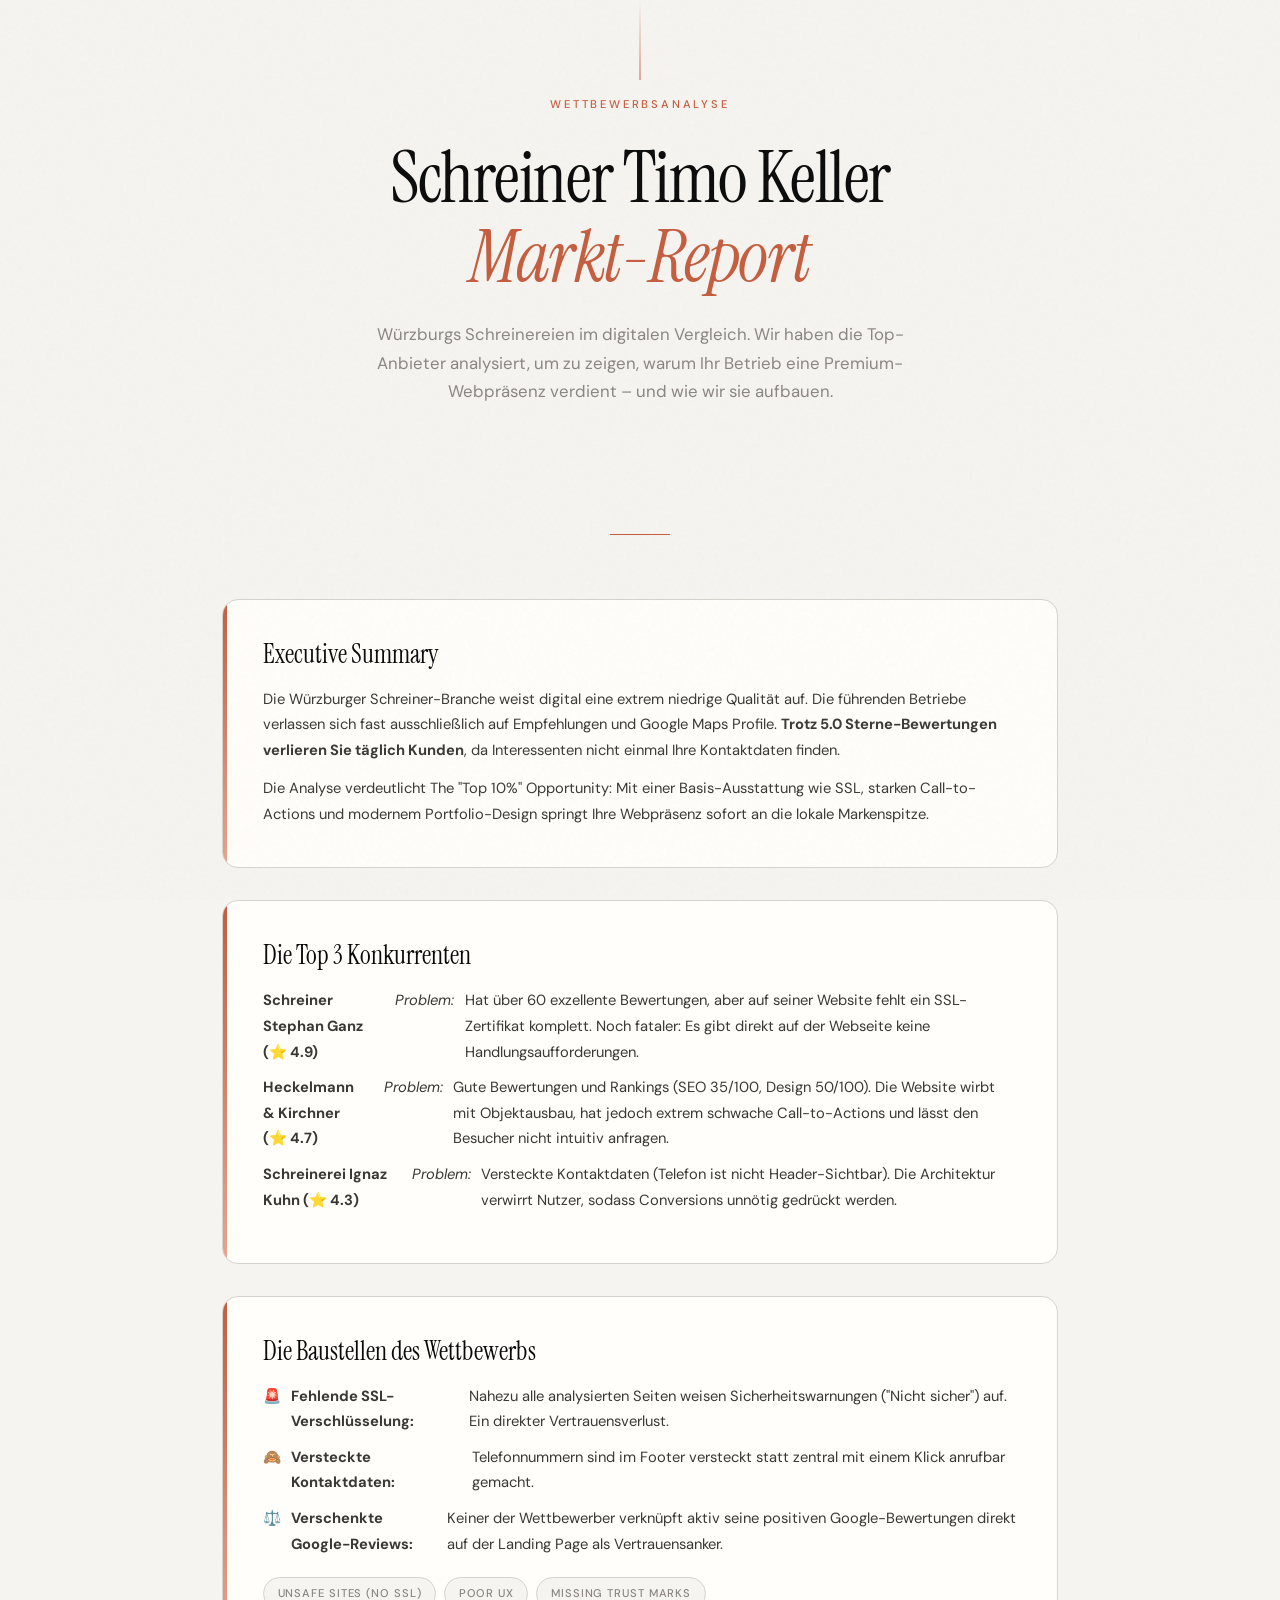
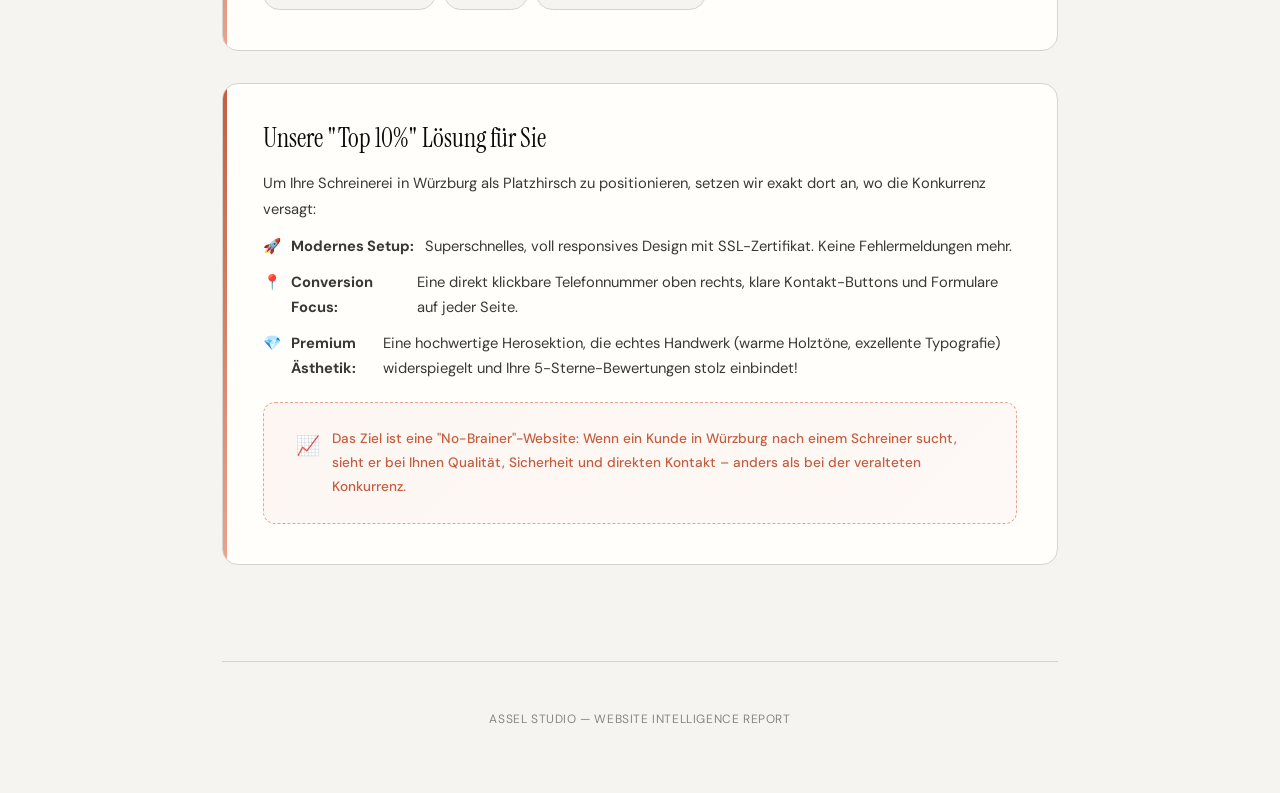
<file: competitive-analysis.html>
<!DOCTYPE html>
<html lang="de">
<head>
    <meta charset="UTF-8">
    <meta name="viewport" content="width=device-width, initial-scale=1.0">
    <title>Wettbewerbsanalyse — Schreiner Timo Keller</title>
    <link rel="preconnect" href="https://fonts.googleapis.com">
    <link rel="preconnect" href="https://fonts.gstatic.com" crossorigin>
    <link href="https://fonts.googleapis.com/css2?family=Instrument+Serif:ital@0;1&family=DM+Sans:ital,opsz,wght@0,9..40,300;0,9..40,400;0,9..40,500;0,9..40,600;1,9..40,300;1,9..40,400&display=swap" rel="stylesheet">
    <style>
        *, *::before, *::after { margin: 0; padding: 0; box-sizing: border-box; }

        :root {
            --ink: #0a0a0a;
            --paper: #f6f4f0;
            --accent: #c45d3e;
            --accent-light: #e8a48e;
            --muted: #8a8580;
            --divider: #d6d2cc;
            --card: #fffefa;
            --shadow: rgba(10, 10, 10, 0.06);
        }

        body {
            font-family: 'DM Sans', sans-serif;
            background: var(--paper);
            color: var(--ink);
            line-height: 1.6;
            -webkit-font-smoothing: antialiased;
            overflow-x: hidden;
        }

        body::after {
            content: '';
            position: fixed;
            inset: 0;
            background-image: url("data:image/svg+xml,%3Csvg viewBox='0 0 256 256' xmlns='http://www.w3.org/2000/svg'%3E%3Cfilter id='noise'%3E%3CfeTurbulence type='fractalNoise' baseFrequency='0.9' numOctaves='4' stitchTiles='stitch'/%3E%3C/filter%3E%3Crect width='100%25' height='100%25' filter='url(%23noise)' opacity='0.04'/%3E%3C/svg%3E");
            pointer-events: none;
            z-index: 9999;
        }

        .container {
            max-width: 900px;
            margin: 0 auto;
            padding: 0 2rem;
        }

        header {
            padding: 6rem 0 4rem;
            text-align: center;
            position: relative;
        }

        header::before {
            content: '';
            position: absolute;
            top: 0;
            left: 50%;
            transform: translateX(-50%);
            width: 1px;
            height: 80px;
            background: linear-gradient(to bottom, transparent, var(--accent));
        }

        .eyebrow {
            font-size: 0.7rem;
            letter-spacing: 0.25em;
            text-transform: uppercase;
            color: var(--accent);
            font-weight: 500;
            margin-bottom: 1.5rem;
            opacity: 0;
            animation: fadeUp 0.8s ease forwards 0.3s;
        }

        h1 {
            font-family: 'Instrument Serif', serif;
            font-size: clamp(2.8rem, 6vw, 4.5rem);
            font-weight: 400;
            line-height: 1.1;
            letter-spacing: -0.02em;
            margin-bottom: 1.5rem;
            opacity: 0;
            animation: fadeUp 0.8s ease forwards 0.5s;
        }

        h1 em {
            color: var(--accent);
            font-style: italic;
        }

        .subtitle {
            font-size: 1.05rem;
            color: var(--muted);
            max-width: 540px;
            margin: 0 auto;
            line-height: 1.7;
            opacity: 0;
            animation: fadeUp 0.8s ease forwards 0.7s;
        }

        .divider {
            width: 60px;
            height: 1px;
            background: var(--accent);
            margin: 4rem auto;
            opacity: 0;
            animation: scaleIn 0.6s ease forwards 0.9s;
        }

        .phases {
            display: flex;
            flex-direction: column;
            gap: 2rem;
            padding-bottom: 6rem;
        }

        .phase {
            background: var(--card);
            border: 1px solid var(--divider);
            border-radius: 16px;
            padding: 2.5rem;
            position: relative;
            overflow: hidden;
            opacity: 0;
            transform: translateY(30px);
            transition: box-shadow 0.3s ease;
        }

        .phase:hover {
            box-shadow: 0 12px 40px var(--shadow);
        }

        .phase:nth-child(1) { animation: fadeUp 0.7s ease forwards 1.0s; }
        .phase:nth-child(2) { animation: fadeUp 0.7s ease forwards 1.1s; }
        .phase:nth-child(3) { animation: fadeUp 0.7s ease forwards 1.2s; }
        .phase:nth-child(4) { animation: fadeUp 0.7s ease forwards 1.3s; }
        .phase:nth-child(5) { animation: fadeUp 0.7s ease forwards 1.4s; }

        .phase::before {
            content: '';
            position: absolute;
            top: 0;
            left: 0;
            width: 4px;
            height: 100%;
            background: linear-gradient(to bottom, var(--accent), var(--accent-light));
            border-radius: 4px 0 0 4px;
        }

        .phase-header {
            display: flex;
            align-items: baseline;
            gap: 1rem;
            margin-bottom: 1rem;
        }

        .phase-number {
            font-family: 'Instrument Serif', serif;
            font-size: 3rem;
            color: var(--accent);
            line-height: 1;
            opacity: 0.3;
            flex-shrink: 0;
        }

        .phase-title {
            font-family: 'Instrument Serif', serif;
            font-size: 1.6rem;
            font-weight: 400;
            line-height: 1.2;
        }

        .phase-body {
            padding-left: 0;
            color: #3a3835;
            font-size: 0.92rem;
            line-height: 1.75;
        }

        .phase-body p { margin-bottom: 0.75rem; }
        .phase-body p:last-child { margin-bottom: 0; }

        .bullet-list {
            list-style: none;
            padding: 0;
            margin: 0.5rem 0 0 0;
        }
        .bullet-list li {
            display: flex;
            align-items: flex-start;
            gap: 0.65rem;
            margin-bottom: 0.6rem;
            color: #3a3835;
        }
        .bullet-emoji { flex-shrink: 0; }

        .tag-row {
            display: flex;
            flex-wrap: wrap;
            gap: 0.5rem;
            margin-top: 1.25rem;
        }
        .tag {
            font-size: 0.7rem;
            letter-spacing: 0.08em;
            text-transform: uppercase;
            padding: 0.35rem 0.85rem;
            border-radius: 100px;
            background: var(--paper);
            border: 1px solid var(--divider);
            color: var(--muted);
            font-weight: 500;
        }

        .checkpoint {
            background: linear-gradient(135deg, #fdf6f3, #fef9f6);
            border: 1px dashed var(--accent-light);
            border-radius: 12px;
            padding: 1.5rem 2rem;
            margin-top: 1.25rem;
            display: flex;
            align-items: flex-start;
            gap: 0.75rem;
        }
        .checkpoint-icon { font-size: 1.2rem; margin-top: 0.1rem; }
        .checkpoint p { font-size: 0.85rem; color: var(--accent); font-weight: 500; }

        footer {
            text-align: center;
            padding: 3rem 0 4rem;
            border-top: 1px solid var(--divider);
        }
        footer p { font-size: 0.75rem; color: var(--muted); letter-spacing: 0.05em; }

        @keyframes fadeUp {
            from { opacity: 0; transform: translateY(20px); }
            to { opacity: 1; transform: translateY(0); }
        }
        @keyframes scaleIn {
            from { opacity: 0; transform: scaleX(0); }
            to { opacity: 1; transform: scaleX(1); }
        }

        @media print {
            body::after { display: none; }
            .phase { break-inside: avoid; box-shadow: none; }
            header::before { display: none; }
            .phase, .eyebrow, .subtitle, h1, .divider { opacity: 1 !important; transform: none !important; animation: none !important; }
        }
    </style>
</head>
<body>

    <div class="container">
        <header>
            <p class="eyebrow">Wettbewerbsanalyse</p>
            <h1>Schreiner Timo Keller<br><em>Markt-Report</em></h1>
            <p class="subtitle">Würzburgs Schreinereien im digitalen Vergleich. Wir haben die Top-Anbieter analysiert, um zu zeigen, warum Ihr Betrieb eine Premium-Webpräsenz verdient – und wie wir sie aufbauen.</p>
        </header>

        <div class="divider"></div>

        <div class="phases">

            <!-- Executive Summary -->
            <div class="phase">
                <div class="phase-header">
                    <h2 class="phase-title">Executive Summary</h2>
                </div>
                <div class="phase-body">
                    <p>Die Würzburger Schreiner-Branche weist digital eine extrem niedrige Qualität auf. Die führenden Betriebe verlassen sich fast ausschließlich auf Empfehlungen und Google Maps Profile. <strong>Trotz 5.0 Sterne-Bewertungen verlieren Sie täglich Kunden</strong>, da Interessenten nicht einmal Ihre Kontaktdaten finden.</p>
                    <p>Die Analyse verdeutlicht The "Top 10%" Opportunity: Mit einer Basis-Ausstattung wie SSL, starken Call-to-Actions und modernem Portfolio-Design springt Ihre Webpräsenz sofort an die lokale Markenspitze.</p>
                </div>
            </div>

            <!-- Competitor Profiles -->
            <div class="phase">
                <div class="phase-header">
                    <h2 class="phase-title">Die Top 3 Konkurrenten</h2>
                </div>
                <div class="phase-body">
                    <ul class="bullet-list">
                        <li><strong>Schreiner Stephan Ganz (⭐ 4.9)</strong><br><em>Problem:</em> Hat über 60 exzellente Bewertungen, aber auf seiner Website fehlt ein SSL-Zertifikat komplett. Noch fataler: Es gibt direkt auf der Webseite keine Handlungsaufforderungen.</li>
                        <li><strong>Heckelmann & Kirchner (⭐ 4.7)</strong><br><em>Problem:</em> Gute Bewertungen und Rankings (SEO 35/100, Design 50/100). Die Website wirbt mit Objektausbau, hat jedoch extrem schwache Call-to-Actions und lässt den Besucher nicht intuitiv anfragen.</li>
                        <li><strong>Schreinerei Ignaz Kuhn (⭐ 4.3)</strong><br><em>Problem:</em> Versteckte Kontaktdaten (Telefon ist nicht Header-Sichtbar). Die Architektur verwirrt Nutzer, sodass Conversions unnötig gedrückt werden.</li>
                    </ul>
                </div>
            </div>

            <!-- Patterns of the Top 10% -->
            <div class="phase">
                <div class="phase-header">
                    <h2 class="phase-title">Die Baustellen des Wettbewerbs</h2>
                </div>
                <div class="phase-body">
                    <ul class="bullet-list">
                        <li><span class="bullet-emoji">🚨</span><strong>Fehlende SSL-Verschlüsselung:</strong> Nahezu alle analysierten Seiten weisen Sicherheitswarnungen ("Nicht sicher") auf. Ein direkter Vertrauensverlust.</li>
                        <li><span class="bullet-emoji">🙈</span><strong>Versteckte Kontaktdaten:</strong> Telefonnummern sind im Footer versteckt statt zentral mit einem Klick anrufbar gemacht.</li>
                        <li><span class="bullet-emoji">⚖️</span><strong>Verschenkte Google-Reviews:</strong> Keiner der Wettbewerber verknüpft aktiv seine positiven Google-Bewertungen direkt auf der Landing Page als Vertrauensanker.</li>
                    </ul>
                    <div class="tag-row">
                        <span class="tag">Unsafe Sites (No SSL)</span>
                        <span class="tag">Poor UX</span>
                        <span class="tag">Missing Trust Marks</span>
                    </div>
                </div>
            </div>

            <!-- Recommended Direction -->
            <div class="phase">
                <div class="phase-header">
                    <h2 class="phase-title">Unsere "Top 10%" Lösung für Sie</h2>
                </div>
                <div class="phase-body">
                    <p>Um Ihre Schreinerei in Würzburg als Platzhirsch zu positionieren, setzen wir exakt dort an, wo die Konkurrenz versagt:</p>
                    <ul class="bullet-list">
                        <li><span class="bullet-emoji">🚀</span><strong>Modernes Setup:</strong> Superschnelles, voll responsives Design mit SSL-Zertifikat. Keine Fehlermeldungen mehr.</li>
                        <li><span class="bullet-emoji">📍</span><strong>Conversion Focus:</strong> Eine direkt klickbare Telefonnummer oben rechts, klare Kontakt-Buttons und Formulare auf jeder Seite.</li>
                        <li><span class="bullet-emoji">💎</span><strong>Premium Ästhetik:</strong> Eine hochwertige Herosektion, die echtes Handwerk (warme Holztöne, exzellente Typografie) widerspiegelt und Ihre 5-Sterne-Bewertungen stolz einbindet!</li>
                    </ul>
                    <div class="checkpoint">
                        <span class="checkpoint-icon">📈</span>
                        <p>Das Ziel ist eine "No-Brainer"-Website: Wenn ein Kunde in Würzburg nach einem Schreiner sucht, sieht er bei Ihnen Qualität, Sicherheit und direkten Kontakt – anders als bei der veralteten Konkurrenz.</p>
                    </div>
                </div>
            </div>

        </div>

        <footer>
            <p>ASSEL STUDIO &mdash; WEBSITE INTELLIGENCE REPORT</p>
        </footer>
    </div>

</body>
</html>
</file>
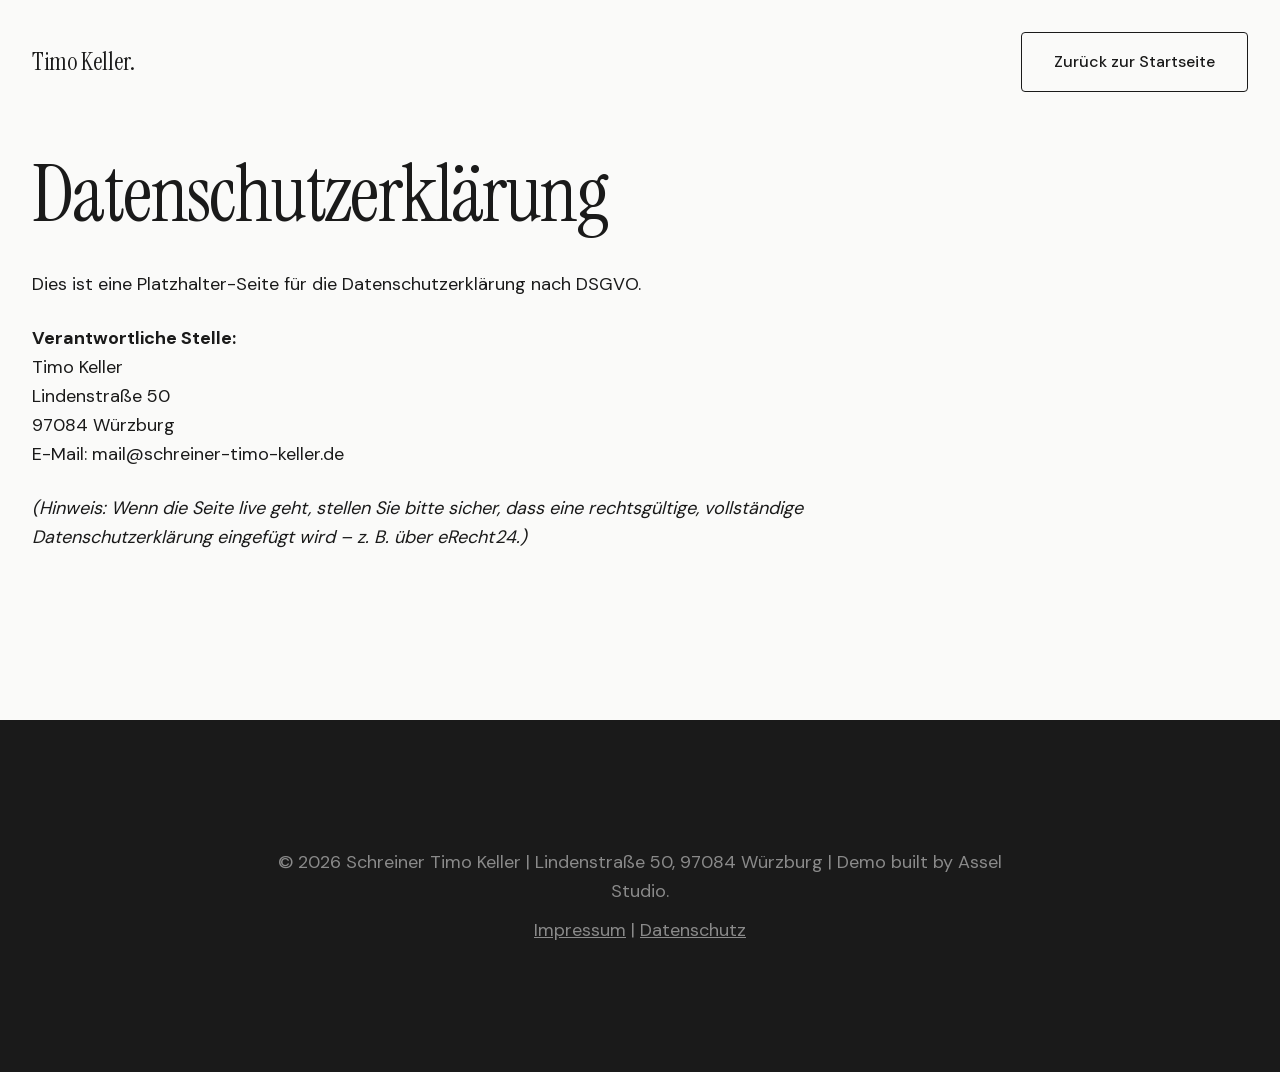
<file: site/datenschutz.html>
<!DOCTYPE html>
<html lang="de">
<head>
    <meta charset="UTF-8">
    <meta name="viewport" content="width=device-width, initial-scale=1.0">
    <title>Datenschutz | Schreiner Timo Keller</title>
    <!-- Fonts -->
    <link rel="stylesheet" href="fonts/fonts.css">
    <!-- CSS -->
    <link rel="stylesheet" href="css/style.css">
</head>
<body>
    <header class="site-header">
        <div class="container nav-inner">
            <a href="index.html" class="logo">Timo Keller.</a>
            <nav class="main-nav">
                <a href="index.html" class="btn btn-outline" style="border: 1px solid var(--text-color); color: var(--text-color); background: transparent;">Zurück zur Startseite</a>
            </nav>
        </div>
    </header>
    <main style="padding-top: 150px; min-height: 80vh;">
        <div class="container">
            <h1 style="margin-bottom: 2rem;">Datenschutzerklärung</h1>
            <p>Dies ist eine Platzhalter-Seite für die Datenschutzerklärung nach DSGVO.</p>
            <br>
            <p><strong>Verantwortliche Stelle:</strong><br>Timo Keller<br>Lindenstraße 50<br>97084 Würzburg<br>E-Mail: mail@schreiner-timo-keller.de</p>
            <br>
            <p><em>(Hinweis: Wenn die Seite live geht, stellen Sie bitte sicher, dass eine rechtsgültige, vollständige Datenschutzerklärung eingefügt wird – z. B. über eRecht24.)</em></p>
        </div>
    </main>
    <footer class="footer-bottom">
        <div class="container">
            <p>&copy; 2026 Schreiner Timo Keller | Lindenstraße 50, 97084 Würzburg | Demo built by Assel Studio.</p>
            <p style="margin-top: 10px;"><a href="impressum.html" style="color: inherit; text-decoration: underline;">Impressum</a> | <a href="datenschutz.html" style="color: inherit; text-decoration: underline;">Datenschutz</a></p>
        </div>
    </footer>
</body>
</html>
</file>
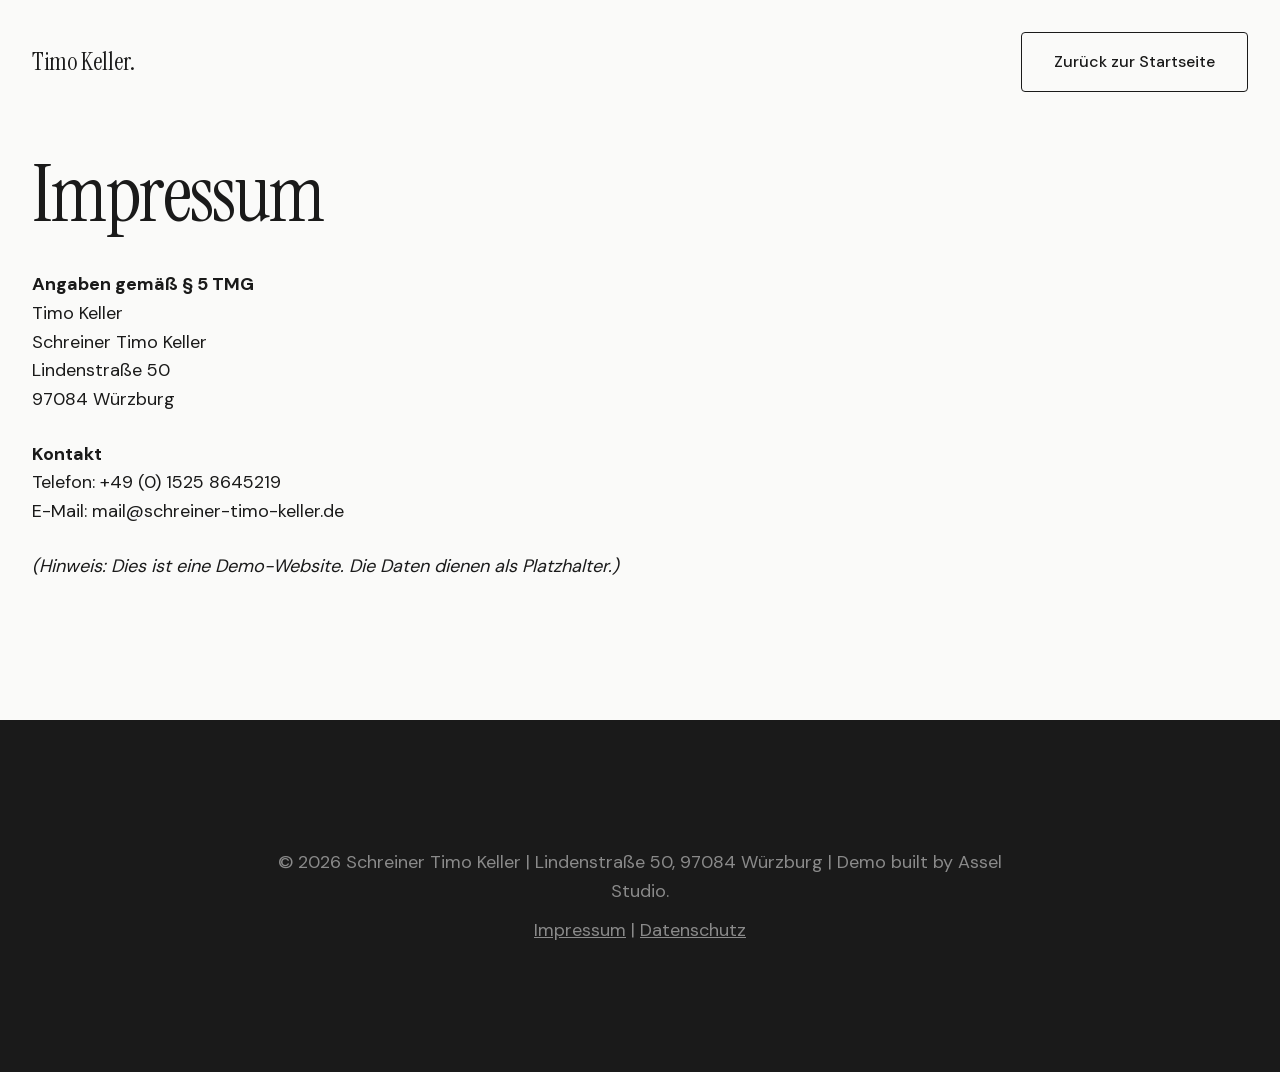
<file: site/impressum.html>
<!DOCTYPE html>
<html lang="de">
<head>
    <meta charset="UTF-8">
    <meta name="viewport" content="width=device-width, initial-scale=1.0">
    <title>Impressum | Schreiner Timo Keller</title>
    <!-- Fonts -->
    <link rel="stylesheet" href="fonts/fonts.css">
    <!-- CSS -->
    <link rel="stylesheet" href="css/style.css">
</head>
<body>
    <header class="site-header">
        <div class="container nav-inner">
            <a href="index.html" class="logo">Timo Keller.</a>
            <nav class="main-nav">
                <a href="index.html" class="btn btn-outline" style="border: 1px solid var(--text-color); color: var(--text-color); background: transparent;">Zurück zur Startseite</a>
            </nav>
        </div>
    </header>
    <main style="padding-top: 150px; min-height: 80vh;">
        <div class="container">
            <h1 style="margin-bottom: 2rem;">Impressum</h1>
            <p><strong>Angaben gemäß § 5 TMG</strong></p>
            <p>Timo Keller<br>Schreiner Timo Keller<br>Lindenstraße 50<br>97084 Würzburg</p>
            <br>
            <p><strong>Kontakt</strong><br>Telefon: +49 (0) 1525 8645219<br>E-Mail: mail@schreiner-timo-keller.de</p>
            <br>
            <p><em>(Hinweis: Dies ist eine Demo-Website. Die Daten dienen als Platzhalter.)</em></p>
        </div>
    </main>
    <footer class="footer-bottom">
        <div class="container">
            <p>&copy; 2026 Schreiner Timo Keller | Lindenstraße 50, 97084 Würzburg | Demo built by Assel Studio.</p>
            <p style="margin-top: 10px;"><a href="impressum.html" style="color: inherit; text-decoration: underline;">Impressum</a> | <a href="datenschutz.html" style="color: inherit; text-decoration: underline;">Datenschutz</a></p>
        </div>
    </footer>
</body>
</html>
</file>
<file: site/fonts/fonts.css>
/* latin-ext */
@font-face {
  font-family: 'DM Sans';
  font-style: normal;
  font-weight: 400;
  font-display: swap;
  src: url(rP2Yp2ywxg089UriI5-g4vlH9VoD8Cmcqbu6-K6z9mXgjU0.woff2) format('woff2');
  unicode-range: U+0100-02BA, U+02BD-02C5, U+02C7-02CC, U+02CE-02D7, U+02DD-02FF, U+0304, U+0308, U+0329, U+1D00-1DBF, U+1E00-1E9F, U+1EF2-1EFF, U+2020, U+20A0-20AB, U+20AD-20C0, U+2113, U+2C60-2C7F, U+A720-A7FF;
}
/* latin */
@font-face {
  font-family: 'DM Sans';
  font-style: normal;
  font-weight: 400;
  font-display: swap;
  src: url(rP2Yp2ywxg089UriI5-g4vlH9VoD8Cmcqbu0-K6z9mXg.woff2) format('woff2');
  unicode-range: U+0000-00FF, U+0131, U+0152-0153, U+02BB-02BC, U+02C6, U+02DA, U+02DC, U+0304, U+0308, U+0329, U+2000-206F, U+20AC, U+2122, U+2191, U+2193, U+2212, U+2215, U+FEFF, U+FFFD;
}
/* latin-ext */
@font-face {
  font-family: 'DM Sans';
  font-style: normal;
  font-weight: 500;
  font-display: swap;
  src: url(rP2Yp2ywxg089UriI5-g4vlH9VoD8Cmcqbu6-K6z9mXgjU0.woff2) format('woff2');
  unicode-range: U+0100-02BA, U+02BD-02C5, U+02C7-02CC, U+02CE-02D7, U+02DD-02FF, U+0304, U+0308, U+0329, U+1D00-1DBF, U+1E00-1E9F, U+1EF2-1EFF, U+2020, U+20A0-20AB, U+20AD-20C0, U+2113, U+2C60-2C7F, U+A720-A7FF;
}
/* latin */
@font-face {
  font-family: 'DM Sans';
  font-style: normal;
  font-weight: 500;
  font-display: swap;
  src: url(rP2Yp2ywxg089UriI5-g4vlH9VoD8Cmcqbu0-K6z9mXg.woff2) format('woff2');
  unicode-range: U+0000-00FF, U+0131, U+0152-0153, U+02BB-02BC, U+02C6, U+02DA, U+02DC, U+0304, U+0308, U+0329, U+2000-206F, U+20AC, U+2122, U+2191, U+2193, U+2212, U+2215, U+FEFF, U+FFFD;
}
/* latin-ext */
@font-face {
  font-family: 'DM Sans';
  font-style: normal;
  font-weight: 700;
  font-display: swap;
  src: url(rP2Yp2ywxg089UriI5-g4vlH9VoD8Cmcqbu6-K6z9mXgjU0.woff2) format('woff2');
  unicode-range: U+0100-02BA, U+02BD-02C5, U+02C7-02CC, U+02CE-02D7, U+02DD-02FF, U+0304, U+0308, U+0329, U+1D00-1DBF, U+1E00-1E9F, U+1EF2-1EFF, U+2020, U+20A0-20AB, U+20AD-20C0, U+2113, U+2C60-2C7F, U+A720-A7FF;
}
/* latin */
@font-face {
  font-family: 'DM Sans';
  font-style: normal;
  font-weight: 700;
  font-display: swap;
  src: url(rP2Yp2ywxg089UriI5-g4vlH9VoD8Cmcqbu0-K6z9mXg.woff2) format('woff2');
  unicode-range: U+0000-00FF, U+0131, U+0152-0153, U+02BB-02BC, U+02C6, U+02DA, U+02DC, U+0304, U+0308, U+0329, U+2000-206F, U+20AC, U+2122, U+2191, U+2193, U+2212, U+2215, U+FEFF, U+FFFD;
}
/* latin-ext */
@font-face {
  font-family: 'Instrument Serif';
  font-style: italic;
  font-weight: 400;
  font-display: swap;
  src: url(jizHRFtNs2ka5fXjeivQ4LroWlx-6zAjgn7Motmp5r61.woff2) format('woff2');
  unicode-range: U+0100-02BA, U+02BD-02C5, U+02C7-02CC, U+02CE-02D7, U+02DD-02FF, U+0304, U+0308, U+0329, U+1D00-1DBF, U+1E00-1E9F, U+1EF2-1EFF, U+2020, U+20A0-20AB, U+20AD-20C0, U+2113, U+2C60-2C7F, U+A720-A7FF;
}
/* latin */
@font-face {
  font-family: 'Instrument Serif';
  font-style: italic;
  font-weight: 400;
  font-display: swap;
  src: url(jizHRFtNs2ka5fXjeivQ4LroWlx-6zAjjH7Motmp5g.woff2) format('woff2');
  unicode-range: U+0000-00FF, U+0131, U+0152-0153, U+02BB-02BC, U+02C6, U+02DA, U+02DC, U+0304, U+0308, U+0329, U+2000-206F, U+20AC, U+2122, U+2191, U+2193, U+2212, U+2215, U+FEFF, U+FFFD;
}
/* latin-ext */
@font-face {
  font-family: 'Instrument Serif';
  font-style: normal;
  font-weight: 400;
  font-display: swap;
  src: url(jizBRFtNs2ka5fXjeivQ4LroWlx-6zsTjnTLgNuZ5w.woff2) format('woff2');
  unicode-range: U+0100-02BA, U+02BD-02C5, U+02C7-02CC, U+02CE-02D7, U+02DD-02FF, U+0304, U+0308, U+0329, U+1D00-1DBF, U+1E00-1E9F, U+1EF2-1EFF, U+2020, U+20A0-20AB, U+20AD-20C0, U+2113, U+2C60-2C7F, U+A720-A7FF;
}
/* latin */
@font-face {
  font-family: 'Instrument Serif';
  font-style: normal;
  font-weight: 400;
  font-display: swap;
  src: url(jizBRFtNs2ka5fXjeivQ4LroWlx-6zUTjnTLgNs.woff2) format('woff2');
  unicode-range: U+0000-00FF, U+0131, U+0152-0153, U+02BB-02BC, U+02C6, U+02DA, U+02DC, U+0304, U+0308, U+0329, U+2000-206F, U+20AC, U+2122, U+2191, U+2193, U+2212, U+2215, U+FEFF, U+FFFD;
}
</file>
<file: site/css/style.css>
/* ==========================================================================
   Base Styles & Variables
   ========================================================================== */
:root {
    --bg-color: #FAFAF9; /* Warm off-white */
    --text-color: #1A1A1A; /* Deep Anthracite */
    --accent: #C17F59; /* Elegant Oak */
    --accent-hover: #A06443;
    
    --font-heading: 'Instrument Serif', serif;
    --font-body: 'DM Sans', sans-serif;
    
    --spacing-1: 1rem;
    --spacing-2: 2rem;
    --spacing-3: 4rem;
    --spacing-4: 8rem;
    --spacing-5: 10rem;
    --spacing-6: 12rem;
    
    --container-width: 1280px;
}

* {
    margin: 0;
    padding: 0;
    box-sizing: border-box;
}

html {
    scroll-behavior: smooth;
}

body {
    background-color: var(--bg-color);
    color: var(--text-color);
    font-family: var(--font-body);
    font-size: 16px;
    line-height: 1.6;
    -webkit-font-smoothing: antialiased;
    -moz-osx-font-smoothing: grayscale;
    overflow-x: hidden;
}

/* ==========================================================================
   Typography
   ========================================================================== */
h1, h2, h3, h4, h5, h6 {
    font-family: var(--font-heading);
    font-weight: 400;
    line-height: 1.1;
}

h1 {
    font-size: clamp(3rem, 7vw, 5rem);
    letter-spacing: -0.02em;
}

h2 {
    font-size: clamp(2.5rem, 5vw, 4.5rem);
}

h3 {
    font-size: clamp(1.5rem, 3vw, 2.5rem);
}

p {
    font-size: 1.125rem;
    max-width: 65ch;
}

.text-accent {
    color: var(--accent);
    font-style: italic;
}

/* ==========================================================================
   Layout Containers
   ========================================================================== */
.container {
    width: 100%;
    max-width: var(--container-width);
    margin: 0 auto;
    padding: 0 var(--spacing-2);
}

section {
    padding: var(--spacing-4) 0;
}

/* ==========================================================================
   Components
   ========================================================================== */
/* Header / Navbar */
header.site-header {
    position: fixed;
    top: 0;
    left: 0;
    width: 100%;
    padding: var(--spacing-2) 0;
    z-index: 100;
    background: transparent;
    transition: background 0.3s ease, padding 0.3s ease;
}

.site-header.header--over-dark:not(.scrolled) .logo {
    color: #FAFAF9;
}

header.site-header.scrolled {
    background: rgba(250, 250, 249, 0.95);
    backdrop-filter: blur(10px);
    padding: var(--spacing-1) 0;
    box-shadow: 0 4px 6px rgba(26, 26, 26, 0.05);
}

.nav-inner {
    display: flex;
    justify-content: space-between;
    align-items: center;
}

.logo {
    font-family: var(--font-heading);
    font-size: 1.5rem;
    text-decoration: none;
    color: var(--text-color);
}

/* Buttons */
.btn {
    display: inline-flex;
    align-items: center;
    justify-content: center;
    padding: 1rem 2rem;
    background-color: var(--accent);
    color: var(--bg-color);
    text-decoration: none;
    font-family: var(--font-body);
    font-weight: 500;
    border-radius: 4px;
    transition: all 0.4s cubic-bezier(0.16, 1, 0.3, 1);
    position: relative;
    overflow: hidden;
    cursor: pointer;
    border: none;
}

.btn:hover {
    background-color: var(--accent-hover);
    transform: translateY(-2px);
}

.btn-outline {
    background: transparent;
    color: var(--text-color);
    border: 1px solid var(--text-color);
}

.btn-outline:hover {
    background: var(--text-color);
    color: var(--bg-color);
}

/* Reviews Trust Badge */
.trust-badge {
    display: inline-flex;
    align-items: center;
    background: white;
    padding: 0.5rem 1rem;
    border-radius: 100px;
    box-shadow: 0 4px 15px rgba(0,0,0,0.05);
    margin-bottom: 2rem;
    font-size: 0.875rem;
    font-weight: 500;
}

.stars {
    color: #FFB800; /* Google yellow */
    margin-right: 0.5rem;
    letter-spacing: 2px;
}

/* ==========================================================================
   Page Sections
   ========================================================================== */
/* Hero Section */
.hero {
    min-height: 100vh;
    display: flex;
    align-items: center;
    position: relative;
    padding-top: var(--spacing-4);
}

/* Fullscreen background hero variant */
.hero--fullbg {
    padding-top: 8rem;
    padding-bottom: 3rem;
    align-items: flex-start;
    background-size: cover;
    background-position: center 40%;
    background-repeat: no-repeat;
}

.hero--fullbg::before {
    content: '';
    position: absolute;
    inset: 0;
    z-index: 1;
    background: linear-gradient(
        105deg,
        rgba(8, 6, 4, 0.78) 0%,
        rgba(8, 6, 4, 0.55) 55%,
        rgba(8, 6, 4, 0.30) 100%
    );
}

.hero--fullbg .container {
    position: relative;
    z-index: 2;
}

.hero--fullbg .hero-content {
    max-width: 680px;
    padding: 1.5rem 0;
    opacity: 0; /* GSAP will handle */
    transform: translateY(30px);
}

.hero--fullbg .hero-content h1,
.hero--fullbg .hero-content h1 .text-accent {
    color: #FAFAF9;
}

.hero--fullbg .hero-content .text-accent {
    color: #E8A87C;
}

.hero--fullbg .hero-content p {
    color: rgba(250, 250, 249, 0.85);
    margin: var(--spacing-2) 0;
    font-size: 1.15rem;
}

.hero-content {
    position: relative;
    z-index: 10;
    max-width: 800px;
    opacity: 0; /* GSAP will handle */
    transform: translateY(30px);
}

.hero p {
    font-size: 1.25rem;
    color: rgba(26, 26, 26, 0.8);
    margin: var(--spacing-2) 0;
}

/* Dark trust badge variant (for use on dark/image backgrounds) */
.hero--fullbg .trust-badge {
    margin-top: 1.5rem;
    background: rgba(255, 255, 255, 0.12);
    backdrop-filter: blur(8px);
    border: 1px solid rgba(255, 255, 255, 0.15);
    color: rgba(255, 255, 255, 0.9);
}

/* Light outline button variant for dark backgrounds */
.btn-outline--light {
    background: transparent;
    color: rgba(255, 255, 255, 0.9);
    border-color: rgba(255, 255, 255, 0.5);
}

.btn-outline--light:hover {
    background: rgba(255, 255, 255, 0.15);
    color: white;
    border-color: white;
    transform: translateY(-2px);
}

/* Philosophie / About Section */
.about {
    background-color: var(--text-color);
    color: var(--bg-color);
    position: relative;
    overflow: hidden;
}

.about-grid {
    display: grid;
    grid-template-columns: 1fr 1fr;
    gap: var(--spacing-4);
    align-items: center;
}

.about p {
    color: rgba(250, 250, 249, 0.8);
    margin-top: var(--spacing-2);
}

.about-image {
    width: 100%;
    aspect-ratio: 4/5;
    background: #333;
    border-radius: 4px;
    position: relative;
    overflow: hidden;
}

.about-image img {
    width: 100%;
    height: 100%;
    object-fit: cover;
}

/* Services / Portfolio Section */
.services-grid {
    display: grid;
    grid-template-columns: repeat(3, 1fr);
    gap: var(--spacing-2);
    margin-top: var(--spacing-3);
}

.service-card {
    background: white;
    padding: var(--spacing-3) var(--spacing-2);
    border-radius: 8px;
    transition: transform 0.4s ease, box-shadow 0.4s ease;
    box-shadow: 0 10px 30px rgba(0,0,0,0.03);
}

.service-card:hover {
    transform: translateY(-10px);
    box-shadow: 0 20px 40px rgba(0,0,0,0.06);
}

.service-card h3 {
    font-size: 2rem;
    margin-bottom: 1rem;
}

/* Footer / CTA Sektion */
.cta-footer {
    background-color: var(--accent);
    color: var(--bg-color);
    text-align: center;
    padding: var(--spacing-6) 0;
}

.cta-footer .container {
    display: flex;
    flex-direction: column;
    align-items: center;
}

.cta-footer h2 {
    color: var(--bg-color);
    margin-bottom: var(--spacing-2);
}

.cta-footer p {
    margin-left: auto;
    margin-right: auto;
}

.cta-footer .btn {
    background: var(--bg-color);
    color: var(--accent);
}

.cta-footer .btn:hover {
    background: var(--text-color);
    color: var(--bg-color);
}

.footer-bottom {
    background: var(--text-color);
    color: rgba(250, 250, 249, 0.5);
    padding: var(--spacing-4) 0;
    text-align: center;
    font-size: 0.875rem;
}

.footer-bottom p {
    margin-left: auto;
    margin-right: auto;
}

/* ==========================================================================
   Responsive
   ========================================================================== */
@media (max-width: 1024px) {
    .hero-3d-wrapper {
        opacity: 0.2;
        width: 100vw;
    }
}

@media (max-width: 768px) {
    .about-grid, .services-grid {
        grid-template-columns: 1fr;
    }

    .hero {
        text-align: center;
        align-items: flex-start;
        padding-top: 15vh;
    }

    .hero-content {
        max-width: 100%;
    }

    .hero-3d-wrapper {
        top: 60%;
        width: 100%;
        height: 40vh;
    }

    .hero-ctas {
        justify-content: center;
    }

    .hero--fullbg .hero-content {
        padding: 0;
    }

    .about-stats {
        gap: 1.25rem;
    }

    .portfolio-grid {
        grid-template-columns: 1fr;
        grid-template-rows: auto;
    }

    .portfolio-item--large {
        grid-column: 1;
        grid-row: auto;
        height: 300px;
    }

    .portfolio-item {
        height: 260px;
    }

    .portfolio-item--cta {
        grid-column: 1;
        grid-row: auto;
        padding: 2rem 1.5rem;
    }

    .portfolio-cta-inner {
        flex-direction: column;
        text-align: center;
        gap: 1.25rem;
    }

    .testimonials-grid {
        grid-template-columns: 1fr;
    }
}

/* ==========================================================================
   Section Labels
   ========================================================================== */
.section-label {
    display: block;
    font-family: var(--font-body);
    font-size: 0.75rem;
    font-weight: 500;
    letter-spacing: 0.14em;
    text-transform: uppercase;
    color: var(--accent);
    margin-bottom: 0.75rem;
}

/* ==========================================================================
   Hero CTA Buttons
   ========================================================================== */
.hero-ctas {
    display: flex;
    gap: 1rem;
    align-items: center;
    flex-wrap: wrap;
}

/* ==========================================================================
   About Section Enhancements
   ========================================================================== */
.about-image-caption {
    text-align: center;
    font-size: 0.78rem;
    color: rgba(250, 250, 249, 0.45);
    margin-top: 0.75rem;
    font-style: italic;
    letter-spacing: 0.03em;
}

.about-quote {
    border-left: 3px solid var(--accent);
    padding: 1rem 1.5rem;
    margin: 2rem 0;
    font-family: var(--font-heading);
    font-size: 1.2rem;
    font-style: italic;
    line-height: 1.6;
    color: rgba(250, 250, 249, 0.9);
    max-width: 100%;
}

.about-quote cite {
    display: block;
    margin-top: 0.5rem;
    font-size: 0.85rem;
    font-style: normal;
    font-family: var(--font-body);
    color: var(--accent);
    font-weight: 500;
}

.about-stats {
    display: flex;
    gap: 2rem;
    margin-top: 2rem;
    padding-top: 2rem;
    border-top: 1px solid rgba(250, 250, 249, 0.1);
}

.stat {
    display: flex;
    flex-direction: column;
}

.stat-number {
    font-family: var(--font-heading);
    font-size: 2rem;
    line-height: 1;
    color: var(--accent);
}

.stat-label {
    font-size: 0.78rem;
    color: rgba(250, 250, 249, 0.5);
    margin-top: 0.3rem;
    letter-spacing: 0.02em;
}

/* ==========================================================================
   Service Icons
   ========================================================================== */
.service-icon {
    width: 40px;
    height: 40px;
    color: var(--accent);
    margin-bottom: 1.5rem;
}

/* Services Banner */
.services-banner {
    margin-top: 2.5rem;
    width: 100%;
    border-radius: 8px;
    overflow: hidden;
    max-height: 420px;
}

.services-banner img {
    width: 100%;
    height: 100%;
    object-fit: cover;
    object-position: center 30%;
    display: block;
}

/* ==========================================================================
   Portfolio Section
   ========================================================================== */
.portfolio {
    background: var(--bg-color);
}

.portfolio-header {
    margin-bottom: 2.5rem;
}

.portfolio-header p {
    color: rgba(26, 26, 26, 0.55);
    margin-top: 0.5rem;
    font-size: 1rem;
}

.portfolio-grid {
    display: grid;
    grid-template-columns: repeat(3, 1fr);
    grid-template-rows: 260px 260px auto;
    gap: 1rem;
}

.portfolio-item {
    position: relative;
    overflow: hidden;
    border-radius: 8px;
    background: #2a2a2a;
    cursor: pointer;
}

.portfolio-item img {
    width: 100%;
    height: 100%;
    object-fit: cover;
    display: block;
    transition: transform 0.6s cubic-bezier(0.16, 1, 0.3, 1);
}

.portfolio-item:hover img {
    transform: scale(1.06);
}

.portfolio-item--large {
    grid-column: span 2;
    grid-row: 1 / span 2;
}

.portfolio-overlay {
    position: absolute;
    bottom: 0;
    left: 0;
    right: 0;
    padding: 1.5rem;
    background: linear-gradient(transparent, rgba(0, 0, 0, 0.68));
    color: white;
    transform: translateY(6px);
    opacity: 0;
    transition: opacity 0.3s ease, transform 0.3s ease;
}

.portfolio-item:hover .portfolio-overlay {
    opacity: 1;
    transform: translateY(0);
}

.portfolio-tag {
    display: inline-block;
    background: var(--accent);
    color: white;
    font-size: 0.68rem;
    padding: 0.2rem 0.7rem;
    border-radius: 100px;
    font-weight: 500;
    margin-bottom: 0.4rem;
    letter-spacing: 0.06em;
    text-transform: uppercase;
}

.portfolio-overlay h4 {
    font-family: var(--font-body);
    font-weight: 500;
    font-size: 0.95rem;
    color: white;
    margin: 0;
}

.portfolio-item--cta {
    grid-column: 1 / -1;
    grid-row: 3;
    background: var(--text-color);
    border-radius: 8px;
    display: flex;
    align-items: center;
    justify-content: center;
    padding: 2.5rem 3rem;
    cursor: default;
}

.portfolio-item--cta:hover img {
    transform: none;
}

.portfolio-cta-inner {
    display: flex;
    align-items: center;
    justify-content: space-between;
    width: 100%;
    gap: 2rem;
}

.portfolio-cta-label {
    display: block;
    font-size: 0.72rem;
    letter-spacing: 0.12em;
    text-transform: uppercase;
    color: var(--accent);
    margin-bottom: 0.5rem;
}

.portfolio-cta-inner h4 {
    font-family: var(--font-heading);
    font-size: 1.6rem;
    color: white;
    line-height: 1.25;
    margin: 0;
    font-weight: 400;
}

/* ==========================================================================
   Testimonials Section
   ========================================================================== */
.testimonials {
    background: var(--text-color);
    color: var(--bg-color);
}

.testimonials-header {
    margin-bottom: 3rem;
}

.testimonials-grid {
    display: grid;
    grid-template-columns: repeat(3, 1fr);
    gap: 1.5rem;
}

.testimonial-card {
    background: rgba(255, 255, 255, 0.04);
    border: 1px solid rgba(255, 255, 255, 0.08);
    border-radius: 8px;
    padding: 2rem;
    transition: border-color 0.3s ease;
}

.testimonial-card:hover {
    border-color: rgba(193, 127, 89, 0.35);
}

.testimonial-stars {
    color: #FFB800;
    letter-spacing: 3px;
    margin-bottom: 1rem;
    font-size: 0.9rem;
}

.testimonial-card p {
    color: rgba(250, 250, 249, 0.78);
    font-size: 0.95rem;
    line-height: 1.75;
    margin-bottom: 1.5rem;
    max-width: 100%;
}

.testimonial-author {
    display: flex;
    align-items: center;
    gap: 0.75rem;
}

.author-avatar {
    width: 40px;
    height: 40px;
    background: var(--accent);
    border-radius: 50%;
    display: flex;
    align-items: center;
    justify-content: center;
    font-size: 0.72rem;
    font-weight: 600;
    color: white;
    flex-shrink: 0;
    letter-spacing: 0.04em;
}

.testimonial-author strong {
    display: block;
    font-size: 0.88rem;
    color: var(--bg-color);
    font-weight: 600;
}

.testimonial-author span {
    font-size: 0.78rem;
    color: rgba(250, 250, 249, 0.4);
}

/* ==========================================================================
   CTA Footer & Legal Enhancements
   ========================================================================== */
.cta-footer h2 em {
    font-style: italic;
    color: var(--bg-color);
}

.cta-section-label {
    color: rgba(255, 255, 255, 0.6);
}

.cta-sub {
    color: rgba(255, 255, 255, 0.78);
    max-width: 520px;
    margin: 1rem auto 2.5rem;
    font-size: 1.05rem;
}

.cta-btn {
    font-size: 1.1rem;
    padding: 1.25rem 2.5rem;
}

.cta-email {
    margin-top: 2.5rem !important;
    color: rgba(255, 255, 255, 0.7);
    font-size: 1rem;
}

.cta-email a {
    color: #fff;
    text-decoration: none;
    border-bottom: 1px solid rgba(255, 255, 255, 0.3);
    transition: all 0.3s ease;
}

.cta-email a:hover {
    border-bottom-color: #fff;
    opacity: 0.9;
}

/* Legal Links Flex Layout */
.footer-links {
    display: flex;
    justify-content: center;
    gap: 2.5rem;
    margin-top: 1.5rem;
}

.footer-links a {
    color: inherit;
    text-decoration: none;
    transition: color 0.3s ease, opacity 0.3s ease;
    opacity: 0.6;
}

.footer-links a:hover {
    opacity: 1;
    color: #fff;
}

/* ==========================================================================
   Utility constraints
   ========================================================================== */
.gsap-reveal {
    opacity: 0;
    transform: translateY(40px);
}
</file>
